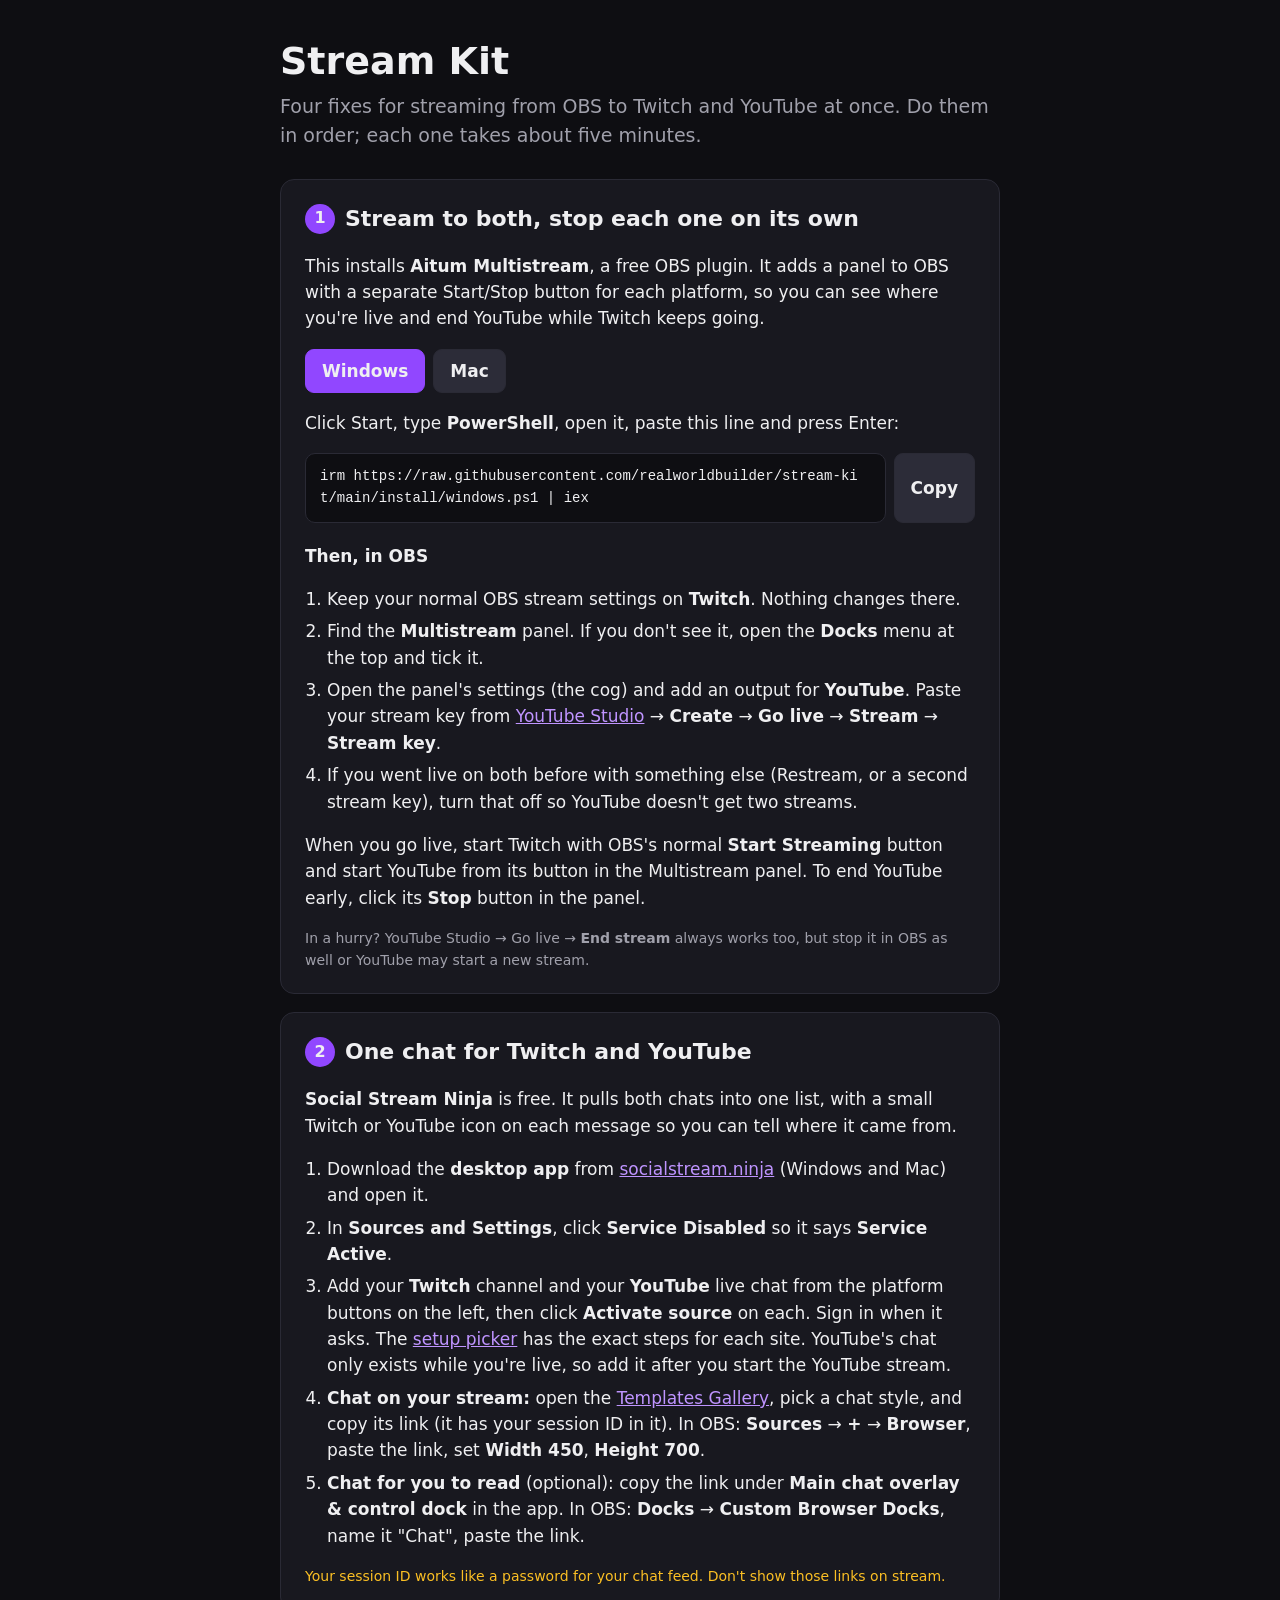
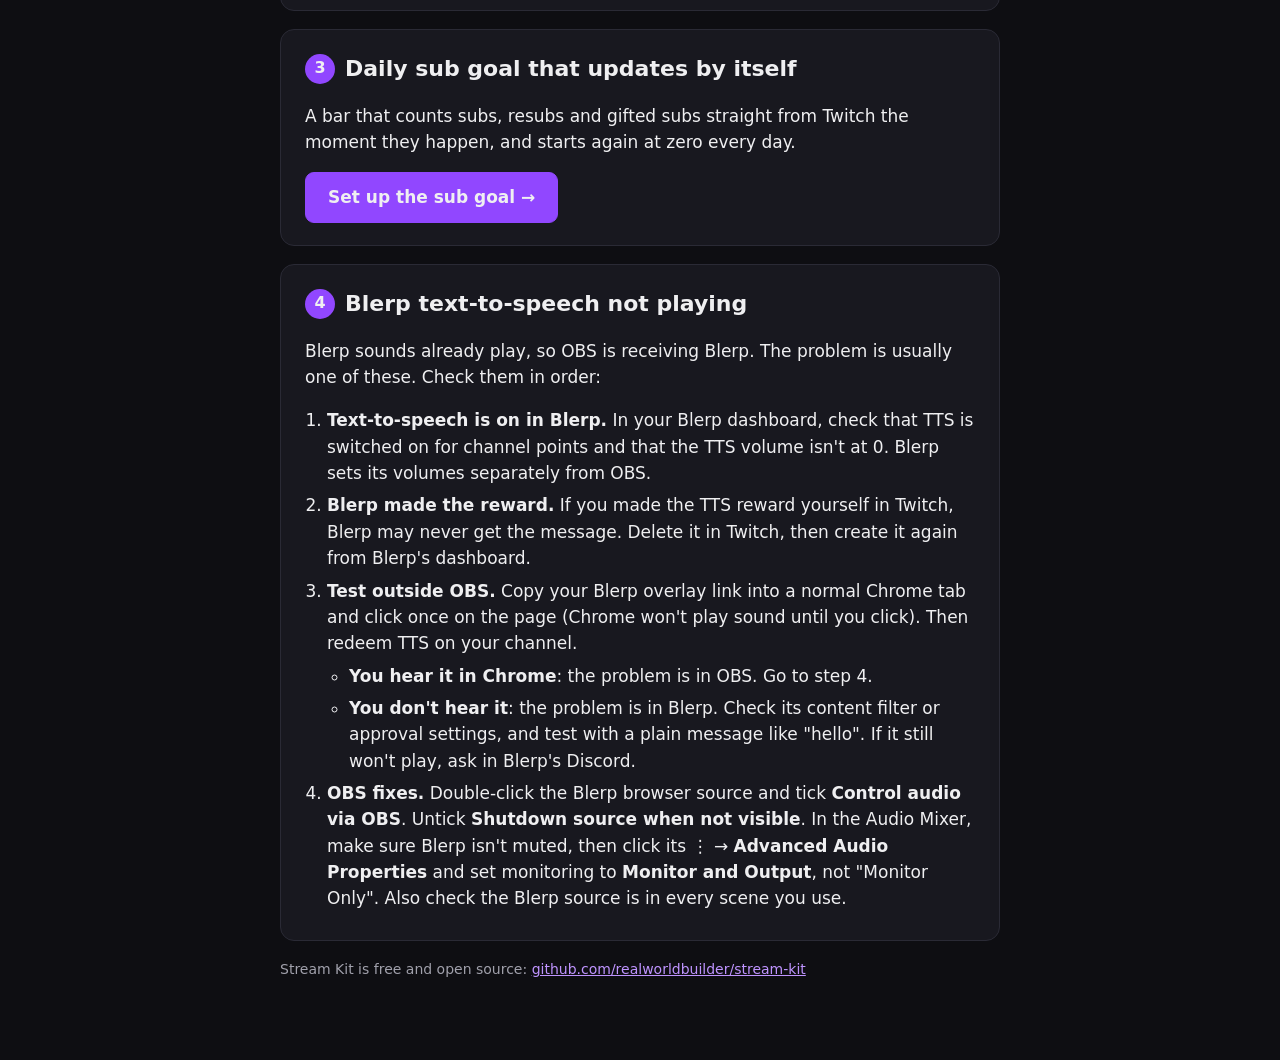
<file: docs/index.html>
<!doctype html>
<html lang="en">
<head>
<meta charset="utf-8">
<title>Stream Kit · OBS multistream, combined chat, daily sub goal</title>
<meta name="viewport" content="width=device-width, initial-scale=1">
<link rel="stylesheet" href="kit.css">
</head>
<body>
<main>
  <h1>Stream Kit</h1>
  <p class="lede">Four fixes for streaming from OBS to Twitch and YouTube at once. Do them in order; each one takes about five minutes.</p>

  <section class="card" id="install">
    <h2><span class="n">1</span> Stream to both, stop each one on its own</h2>
    <p>This installs <b>Aitum Multistream</b>, a free OBS plugin. It adds a panel to OBS with a separate Start/Stop button for each platform, so you can see where you're live and end YouTube while Twitch keeps going.</p>
    <div class="tabs" role="tablist">
      <button role="tab" aria-selected="true" data-os="win">Windows</button>
      <button role="tab" aria-selected="false" data-os="mac">Mac</button>
    </div>
    <div data-panel="win">
      <p>Click Start, type <b>PowerShell</b>, open it, paste this line and press Enter:</p>
      <div class="copyrow"><pre id="cmd-win">irm https://raw.githubusercontent.com/realworldbuilder/stream-kit/main/install/windows.ps1 | iex</pre><button data-copy="cmd-win">Copy</button></div>
    </div>
    <div data-panel="mac" hidden>
      <p>Press <kbd>⌘</kbd> + <kbd>Space</kbd>, type <b>Terminal</b>, open it, paste this line and press Enter:</p>
      <div class="copyrow"><pre id="cmd-mac">curl -fsSL https://raw.githubusercontent.com/realworldbuilder/stream-kit/main/install/mac.sh | bash</pre><button data-copy="cmd-mac">Copy</button></div>
    </div>
    <h3>Then, in OBS</h3>
    <ol>
      <li>Keep your normal OBS stream settings on <b>Twitch</b>. Nothing changes there.</li>
      <li>Find the <b>Multistream</b> panel. If you don't see it, open the <b>Docks</b> menu at the top and tick it.</li>
      <li>Open the panel's settings (the cog) and add an output for <b>YouTube</b>. Paste your stream key from <a href="https://studio.youtube.com" target="_blank">YouTube Studio</a> → <b>Create</b> → <b>Go live</b> → <b>Stream</b> → <b>Stream key</b>.</li>
      <li>If you went live on both before with something else (Restream, or a second stream key), turn that off so YouTube doesn't get two streams.</li>
    </ol>
    <p>When you go live, start Twitch with OBS's normal <b>Start Streaming</b> button and start YouTube from its button in the Multistream panel. To end YouTube early, click its <b>Stop</b> button in the panel.</p>
    <p class="muted small">In a hurry? YouTube Studio → Go live → <b>End stream</b> always works too, but stop it in OBS as well or YouTube may start a new stream.</p>
  </section>

  <section class="card" id="chat">
    <h2><span class="n">2</span> One chat for Twitch and YouTube</h2>
    <p><b>Social Stream Ninja</b> is free. It pulls both chats into one list, with a small Twitch or YouTube icon on each message so you can tell where it came from.</p>
    <ol>
      <li>Download the <b>desktop app</b> from <a href="https://socialstream.ninja" target="_blank">socialstream.ninja</a> (Windows and Mac) and open it.</li>
      <li>In <b>Sources and Settings</b>, click <b>Service Disabled</b> so it says <b>Service Active</b>.</li>
      <li>Add your <b>Twitch</b> channel and your <b>YouTube</b> live chat from the platform buttons on the left, then click <b>Activate source</b> on each. Sign in when it asks. The <a href="https://socialstream.ninja/docs/platform-setup-picker.html" target="_blank">setup picker</a> has the exact steps for each site. YouTube's chat only exists while you're live, so add it after you start the YouTube stream.</li>
      <li><b>Chat on your stream:</b> open the <a href="https://socialstream.ninja/docs/obs-quick-start.html" target="_blank">Templates Gallery</a>, pick a chat style, and copy its link (it has your session ID in it). In OBS: <b>Sources</b> → <b>+</b> → <b>Browser</b>, paste the link, set <b>Width 450</b>, <b>Height 700</b>.</li>
      <li><b>Chat for you to read</b> (optional): copy the link under <b>Main chat overlay &amp; control dock</b> in the app. In OBS: <b>Docks</b> → <b>Custom Browser Docks</b>, name it "Chat", paste the link.</li>
    </ol>
    <p class="warn small">Your session ID works like a password for your chat feed. Don't show those links on stream.</p>
  </section>

  <section class="card" id="goal">
    <h2><span class="n">3</span> Daily sub goal that updates by itself</h2>
    <p>A bar that counts subs, resubs and gifted subs straight from Twitch the moment they happen, and starts again at zero every day.</p>
    <p><a href="goal-setup.html"><button class="primary">Set up the sub goal →</button></a></p>
  </section>

  <section class="card" id="blerp">
    <h2><span class="n">4</span> Blerp text-to-speech not playing</h2>
    <p>Blerp sounds already play, so OBS is receiving Blerp. The problem is usually one of these. Check them in order:</p>
    <ol>
      <li><b>Text-to-speech is on in Blerp.</b> In your Blerp dashboard, check that TTS is switched on for channel points and that the TTS volume isn't at 0. Blerp sets its volumes separately from OBS.</li>
      <li><b>Blerp made the reward.</b> If you made the TTS reward yourself in Twitch, Blerp may never get the message. Delete it in Twitch, then create it again from Blerp's dashboard.</li>
      <li><b>Test outside OBS.</b> Copy your Blerp overlay link into a normal Chrome tab and click once on the page (Chrome won't play sound until you click). Then redeem TTS on your channel.
        <ul>
          <li><b>You hear it in Chrome</b>: the problem is in OBS. Go to step 4.</li>
          <li><b>You don't hear it</b>: the problem is in Blerp. Check its content filter or approval settings, and test with a plain message like "hello". If it still won't play, ask in Blerp's Discord.</li>
        </ul></li>
      <li><b>OBS fixes.</b> Double-click the Blerp browser source and tick <b>Control audio via OBS</b>. Untick <b>Shutdown source when not visible</b>. In the Audio Mixer, make sure Blerp isn't muted, then click its ⋮ → <b>Advanced Audio Properties</b> and set monitoring to <b>Monitor and Output</b>, not "Monitor Only". Also check the Blerp source is in every scene you use.</li>
    </ol>
  </section>

  <p class="muted small">Stream Kit is free and open source: <a href="https://github.com/realworldbuilder/stream-kit">github.com/realworldbuilder/stream-kit</a></p>
</main>
<script>
  document.querySelectorAll("[data-copy]").forEach((b) => b.onclick = async () => {
    await navigator.clipboard.writeText(document.getElementById(b.dataset.copy).textContent);
    b.textContent = "Copied"; setTimeout(() => (b.textContent = "Copy"), 2000);
  });
  const pick = (os) => {
    document.querySelectorAll("[data-os]").forEach((t) => t.setAttribute("aria-selected", t.dataset.os === os));
    document.querySelectorAll("[data-panel]").forEach((p) => (p.hidden = p.dataset.panel !== os));
  };
  document.querySelectorAll("[data-os]").forEach((t) => t.onclick = () => pick(t.dataset.os));
  if (/Mac/i.test(navigator.platform || navigator.userAgent)) pick("mac");
</script>
</body>
</html>
</file>
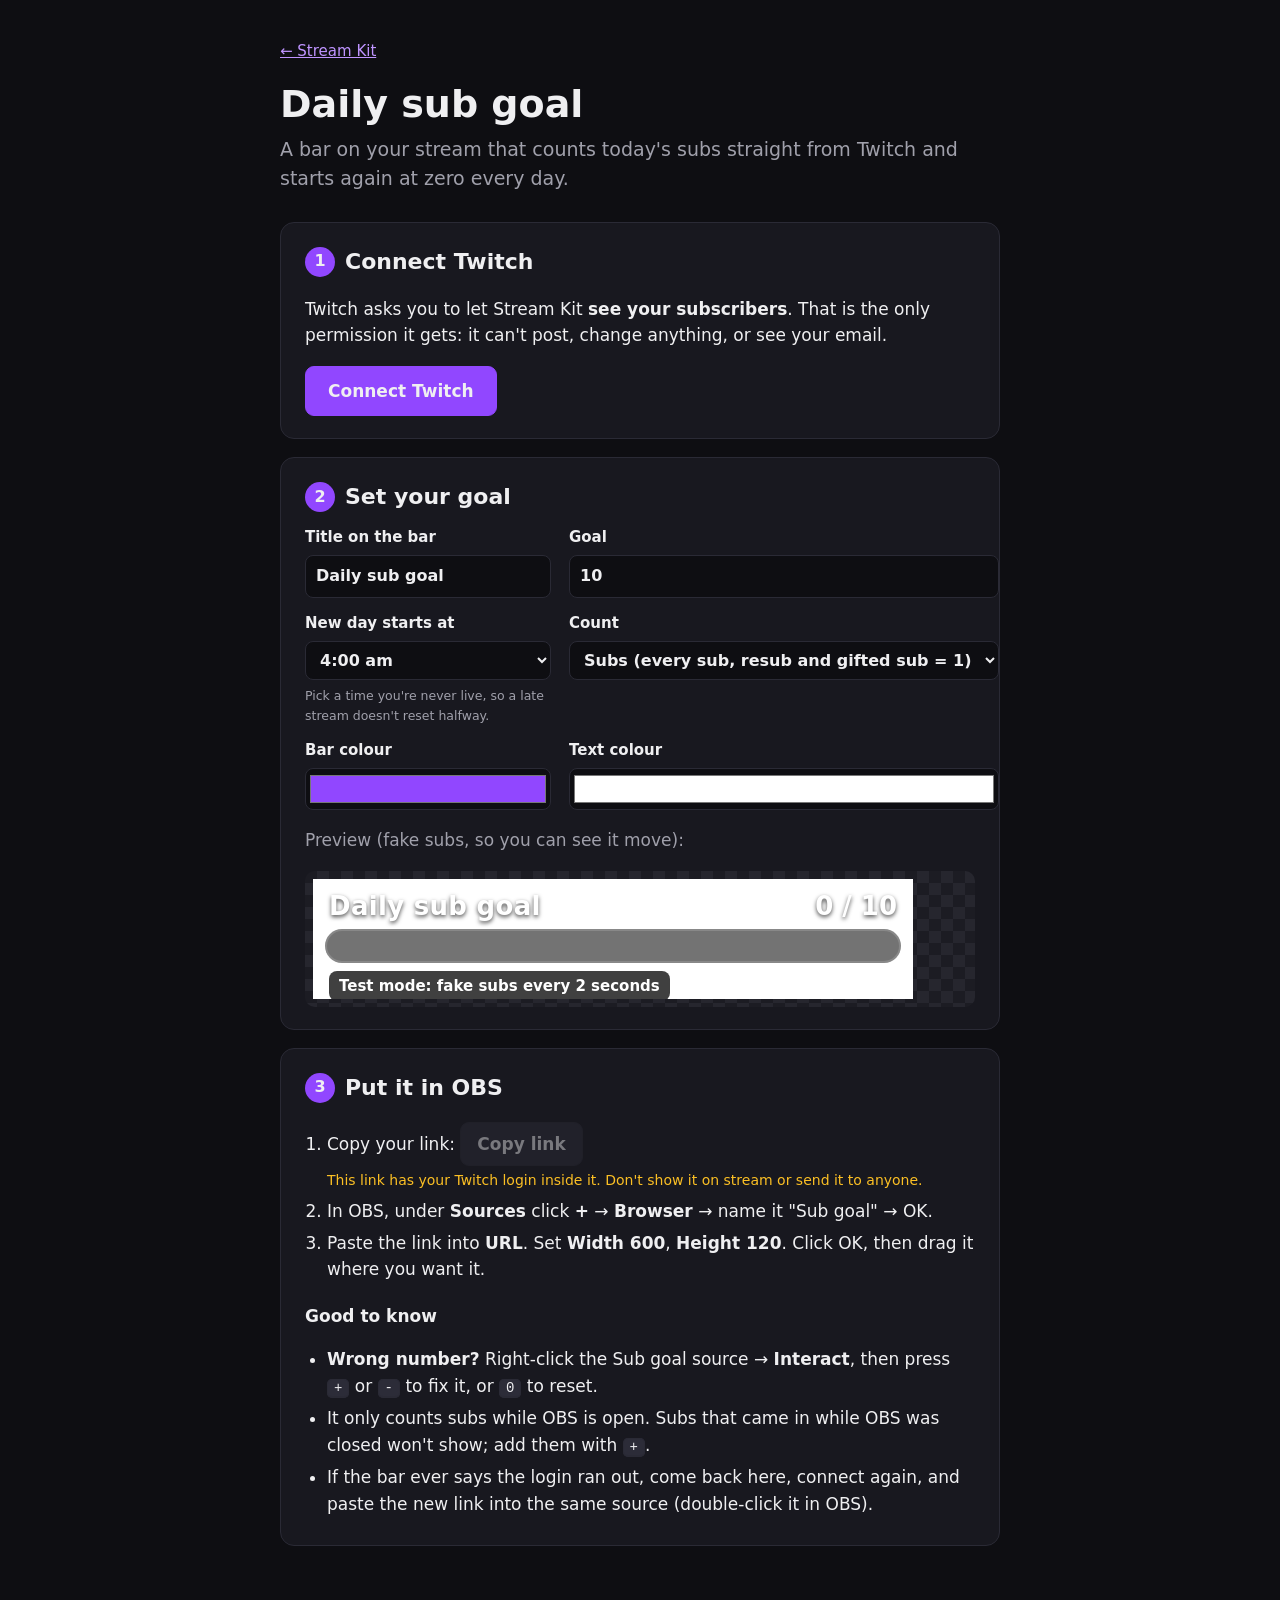
<file: docs/goal-setup.html>
<!doctype html>
<html lang="en">
<head>
<meta charset="utf-8">
<title>Daily sub goal setup · Stream Kit</title>
<meta name="viewport" content="width=device-width, initial-scale=1">
<link rel="stylesheet" href="kit.css">
<script src="config.js?v=2"></script>
</head>
<body>
<main>
  <p class="back"><a href="./">← Stream Kit</a></p>
  <h1>Daily sub goal</h1>
  <p class="lede">A bar on your stream that counts today's subs straight from Twitch and starts again at zero every day.</p>

  <section class="card" id="step-login">
    <h2><span class="n">1</span> Connect Twitch</h2>
    <p>Twitch asks you to let Stream Kit <b>see your subscribers</b>. That is the only permission it gets: it can't post, change anything, or see your email.</p>
    <div id="not-configured" hidden>
      <p class="warn">This kit doesn't have a Twitch app yet. You can make your own in 2 minutes:</p>
      <ol class="small">
        <li>Go to <a href="https://dev.twitch.tv/console/apps" target="_blank">dev.twitch.tv/console/apps</a>, log in with your Twitch, and click <b>Register Your Application</b>. Twitch may ask you to turn on two-factor login first.</li>
        <li>Name: <code>Stream Kit</code> plus your name (it has to be unique). OAuth Redirect URL: <code id="redir"></code>. Category: <b>Broadcasting Suite</b>. Client Type: <b>Confidential</b>. Then click <b>Create</b>.</li>
        <li>Click <b>Manage</b>, copy the <b>Client ID</b> (not the secret), and paste it here:</li>
      </ol>
      <p><input id="own-id" placeholder="Client ID" style="width:100%" autocomplete="off" spellcheck="false"></p>
    </div>
    <button id="login" class="primary">Connect Twitch</button>
    <p id="who" class="ok" hidden></p>
  </section>

  <section class="card" id="step-style">
    <h2><span class="n">2</span> Set your goal</h2>
    <div class="grid">
      <label>Title on the bar <input id="label" value="Daily sub goal"></label>
      <label>Goal <input id="goal" type="number" min="1" value="10"></label>
      <label>New day starts at
        <select id="reset"></select>
        <small>Pick a time you're never live, so a late stream doesn't reset halfway.</small>
      </label>
      <label>Count
        <select id="mode">
          <option value="subs">Subs (every sub, resub and gifted sub = 1)</option>
          <option value="points">Sub points (Tier 2 = 2, Tier 3 = 6)</option>
        </select>
      </label>
      <label>Bar colour <input id="accent" type="color" value="#9147ff"></label>
      <label>Text colour <input id="text" type="color" value="#ffffff"></label>
    </div>
    <p class="muted">Preview (fake subs, so you can see it move):</p>
    <div class="preview"><iframe id="preview" title="preview"></iframe></div>
  </section>

  <section class="card" id="step-obs">
    <h2><span class="n">3</span> Put it in OBS</h2>
    <ol>
      <li>Copy your link: <button id="copy" disabled>Copy link</button> <span id="copied" class="ok" hidden>Copied</span>
        <p class="warn small">This link has your Twitch login inside it. Don't show it on stream or send it to anyone.</p></li>
      <li>In OBS, under <b>Sources</b> click <b>+</b> → <b>Browser</b> → name it "Sub goal" → OK.</li>
      <li>Paste the link into <b>URL</b>. Set <b>Width 600</b>, <b>Height 120</b>. Click OK, then drag it where you want it.</li>
    </ol>
    <h3>Good to know</h3>
    <ul>
      <li><b>Wrong number?</b> Right-click the Sub goal source → <b>Interact</b>, then press <kbd>+</kbd> or <kbd>-</kbd> to fix it, or <kbd>0</kbd> to reset.</li>
      <li>It only counts subs while OBS is open. Subs that came in while OBS was closed won't show; add them with <kbd>+</kbd>.</li>
      <li>If the bar ever says the login ran out, come back here, connect again, and paste the new link into the same source (double-click it in OBS).</li>
    </ul>
  </section>
</main>
<script>
(() => {
  const $ = (id) => document.getElementById(id);
  const configured = (window.STREAMKIT && window.STREAMKIT.twitchClientId) || "";
  let clientId = configured || localStorage.getItem("streamkit-client-id") || "";
  const redirect = location.origin + location.pathname;
  let token = sessionStorage.getItem("streamkit-token") || "";

  for (let h = 0; h < 24; h++) {
    const o = document.createElement("option");
    o.value = h;
    o.textContent = (h % 12 || 12) + ":00 " + (h < 12 ? "am" : "pm");
    if (h === 4) o.selected = true;
    $("reset").appendChild(o);
  }

  if (!configured) {
    $("not-configured").hidden = false;
    $("redir").textContent = redirect;
    $("own-id").value = clientId;
    $("login").disabled = !clientId;
    $("own-id").addEventListener("input", () => {
      clientId = $("own-id").value.trim();
      localStorage.setItem("streamkit-client-id", clientId);
      $("login").disabled = !/^[a-z0-9]{20,40}$/i.test(clientId);
    });
  }

  // Coming back from Twitch: the token is in the part after "#".
  const back = new URLSearchParams(location.hash.slice(1));
  if (back.get("access_token")) {
    if (back.get("state") === sessionStorage.getItem("streamkit-state")) {
      token = back.get("access_token");
      sessionStorage.setItem("streamkit-token", token);
    }
    history.replaceState(null, "", location.pathname);
  } else if (back.get("error")) {
    history.replaceState(null, "", location.pathname);
    $("who").hidden = false; $("who").className = "warn";
    $("who").textContent = "Twitch didn't connect (" + (back.get("error_description") || back.get("error")) + "). Try again.";
  }

  $("login").onclick = () => {
    const state = crypto.getRandomValues(new Uint32Array(4)).join("-");
    sessionStorage.setItem("streamkit-state", state);
    const q = new URLSearchParams({
      response_type: "token", client_id: clientId, redirect_uri: redirect,
      scope: "channel:read:subscriptions", state, force_verify: "true",
    });
    location.href = "https://id.twitch.tv/oauth2/authorize?" + q;
  };

  async function check() {
    if (!token) return;
    const r = await fetch("https://id.twitch.tv/oauth2/validate", { headers: { Authorization: "OAuth " + token } });
    if (!r.ok) { token = ""; sessionStorage.removeItem("streamkit-token"); return; }
    const info = await r.json();
    const days = info.expires_in ? Math.round(info.expires_in / 86400) : null;
    $("who").hidden = false; $("who").className = "ok";
    $("who").textContent = "Connected as " + info.login + (days ? ". This login lasts about " + days + " days." : ".");
    $("login").textContent = "Connect again";
    $("copy").disabled = false;
  }

  function params(test) {
    const q = new URLSearchParams({
      label: $("label").value.trim() || "Daily sub goal",
      goal: String(Math.max(1, parseInt($("goal").value, 10) || 10)),
      reset: $("reset").value,
      mode: $("mode").value,
      accent: $("accent").value.slice(1),
      text: $("text").value.slice(1),
    });
    if (test) q.set("test", "1"); else q.set("token", token);
    return q.toString();
  }
  const base = new URL("goal.html", location.href).href;

  let t, v = 0;
  function refreshPreview() {
    clearTimeout(t);
    t = setTimeout(() => { $("preview").src = base + "?v=" + (++v) + "#" + params(true); }, 250);
  }
  ["label", "goal", "reset", "mode", "accent", "text"].forEach((id) => $(id).addEventListener("input", refreshPreview));
  refreshPreview();

  $("copy").onclick = async () => {
    await navigator.clipboard.writeText(base + "#" + params(false));
    $("copied").hidden = false; setTimeout(() => ($("copied").hidden = true), 2000);
  };

  check();
})();
</script>
</body>
</html>
</file>
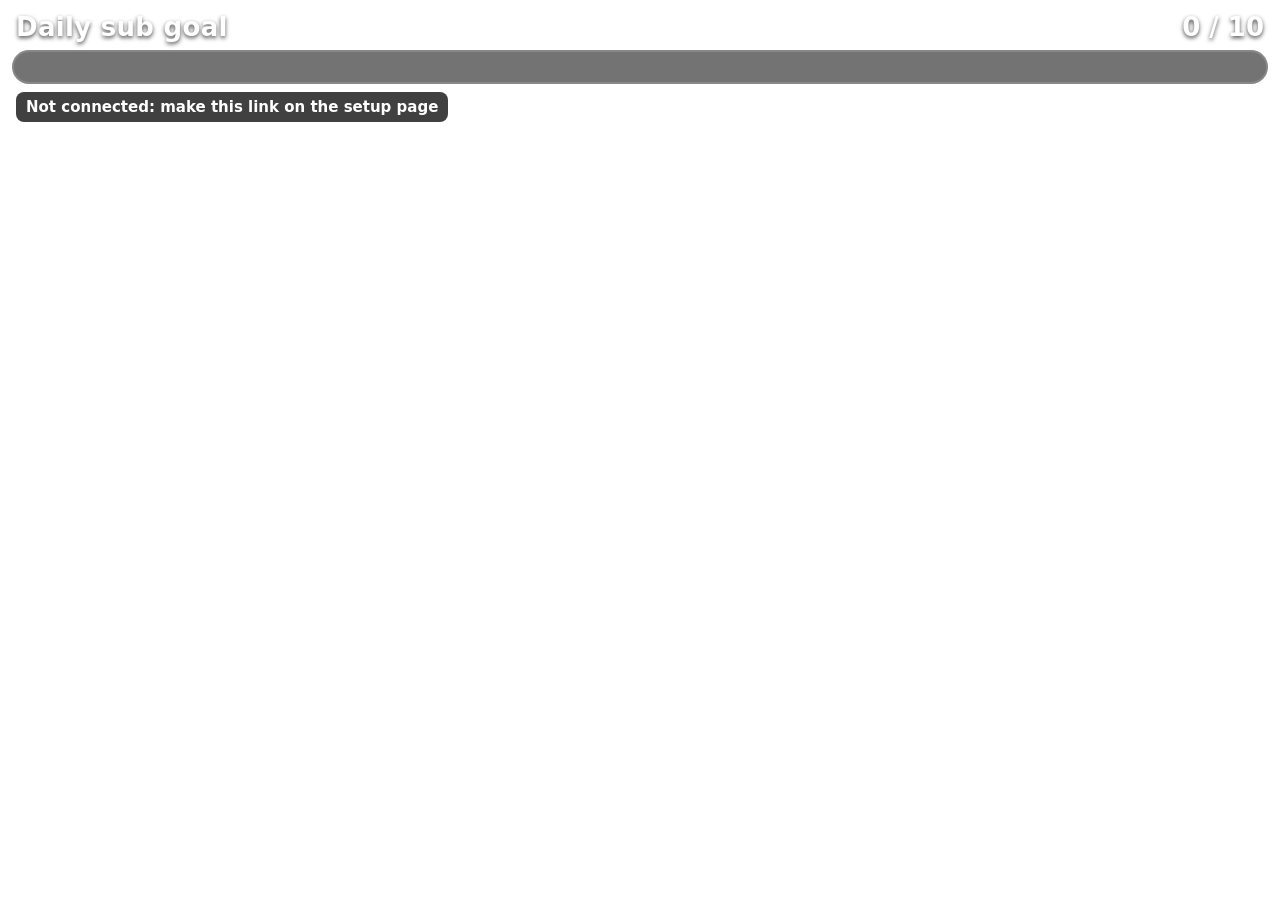
<file: docs/goal.html>
<!doctype html>
<html lang="en">
<head>
<meta charset="utf-8">
<title>Daily sub goal</title>
<meta name="viewport" content="width=device-width, initial-scale=1">
<style>
  :root {
    --accent: #9147ff;
    --text: #ffffff;
    --track: rgba(0, 0, 0, 0.55);
    color-scheme: light dark;
    --font: "Segoe UI", system-ui, -apple-system, Helvetica, Arial, sans-serif;
  }
  html, body { margin: 0; background: transparent; overflow: hidden; }
  body { font-family: var(--font); color: var(--text); padding: 12px; box-sizing: border-box; }
  .goal { width: 100%; }
  .row { display: flex; justify-content: space-between; align-items: baseline; margin: 0 4px 8px; text-shadow: 0 2px 4px rgba(0,0,0,.7); }
  .label { font-size: 26px; font-weight: 700; letter-spacing: .3px; }
  .count { font-size: 26px; font-weight: 800; font-variant-numeric: tabular-nums; }
  .track { position: relative; height: 34px; border-radius: 17px; background: var(--track); overflow: hidden; box-shadow: inset 0 0 0 2px rgba(255,255,255,.15); }
  .fill { position: absolute; inset: 0 auto 0 0; width: 0%; border-radius: 17px; background: var(--accent);
          transition: width .8s cubic-bezier(.2,.9,.3,1.2); }
  .fill::after { content: ""; position: absolute; inset: 0; border-radius: inherit;
                 background: linear-gradient(180deg, rgba(255,255,255,.35), rgba(255,255,255,0) 60%); }
  .bump .count { animation: bump .6s ease; }
  @keyframes bump { 30% { transform: scale(1.35); } 100% { transform: scale(1); } }
  .done .track { animation: glow 1.6s ease-in-out infinite; }
  @keyframes glow { 50% { box-shadow: inset 0 0 0 2px rgba(255,255,255,.15), 0 0 22px var(--accent); } }
  .notice { margin: 8px 4px 0; font-size: 15px; font-weight: 600; background: rgba(0,0,0,.75); padding: 6px 10px; border-radius: 8px; display: none; }
  .notice.show { display: inline-block; }
</style>
</head>
<body>
<div class="goal" id="goal">
  <div class="row"><span class="label" id="label">Daily sub goal</span><span class="count" id="count">0 / 10</span></div>
  <div class="track"><div class="fill" id="fill"></div></div>
  <div class="notice" id="notice"></div>
</div>
<script>
(() => {
  // Settings come from the part of the link after "#", so they never reach a server.
  const p = new URLSearchParams(location.hash.slice(1));
  const cfg = {
    token: p.get("token") || "",
    goal: Math.max(1, parseInt(p.get("goal") || "10", 10)),
    label: p.get("label") || "Daily sub goal",
    reset: Math.min(23, Math.max(0, parseInt(p.get("reset") || "4", 10))), // hour the day rolls over
    mode: p.get("mode") === "points" ? "points" : "subs",
    test: p.get("test") === "1",
  };
  if (p.get("accent")) document.documentElement.style.setProperty("--accent", "#" + p.get("accent").replace("#", ""));
  if (p.get("text")) document.documentElement.style.setProperty("--text", "#" + p.get("text").replace("#", ""));
  if (p.get("track")) document.documentElement.style.setProperty("--track", "#" + p.get("track").replace("#", ""));

  const $ = (id) => document.getElementById(id);
  $("label").textContent = cfg.label;

  // ---- daily count, kept in the browser source's own storage so a refresh keeps it ----
  let userId = cfg.test ? "test" : "";
  function dayKey() {
    const d = new Date(Date.now() - cfg.reset * 3600 * 1000);
    return d.getFullYear() + "-" + String(d.getMonth() + 1).padStart(2, "0") + "-" + String(d.getDate()).padStart(2, "0");
  }
  const storeKey = () => "streamkit-goal:" + userId + ":" + cfg.mode + ":" + dayKey();
  let day = dayKey();
  let count = 0;
  function load() {
    if (cfg.test) { count = 0; return; }
    count = parseInt(localStorage.getItem(storeKey()) || "0", 10) || 0;
  }
  function save() { if (!cfg.test && userId) localStorage.setItem(storeKey(), String(count)); }

  function render(bumped) {
    $("count").textContent = count + " / " + cfg.goal;
    $("fill").style.width = Math.min(100, (count / cfg.goal) * 100) + "%";
    $("goal").classList.toggle("done", count >= cfg.goal);
    if (bumped) {
      $("goal").classList.remove("bump"); void $("goal").offsetWidth; $("goal").classList.add("bump");
    }
  }
  function add(n) { count = Math.max(0, count + n); save(); render(n > 0); }

  function notice(msg) { $("notice").textContent = msg; $("notice").classList.toggle("show", !!msg); }

  // New day: start from zero without reloading.
  setInterval(() => { if (dayKey() !== day) { day = dayKey(); load(); render(false); } }, 30000);

  // Fix the number by hand: right-click the source in OBS, Interact, then press + or -.
  addEventListener("keydown", (e) => {
    if (e.key === "+" || e.key === "=" || e.key === "ArrowUp") add(1);
    if (e.key === "-" || e.key === "_" || e.key === "ArrowDown") add(-1);
    if (e.key === "0") { count = 0; save(); render(false); }
  });

  const TIER_POINTS = { "1000": 1, "2000": 2, "3000": 6 };
  const worth = (tier) => cfg.mode === "points" ? (TIER_POINTS[tier] || 1) : 1;

  if (cfg.test) {
    load(); render(false);
    notice("Test mode: fake subs every 2 seconds");
    setInterval(() => add(worth(["1000", "1000", "1000", "2000", "3000"][Math.floor(Math.random() * 5)])), 2000);
    return;
  }
  if (!cfg.token) { render(false); notice("Not connected: make this link on the setup page"); return; }

  // ---- Twitch ----
  let clientId = "";
  const seen = new Set();

  async function validate() {
    const r = await fetch("https://id.twitch.tv/oauth2/validate", { headers: { Authorization: "OAuth " + cfg.token } });
    if (r.status === 401) throw new Error("expired");
    if (!r.ok) throw new Error("validate " + r.status);
    return r.json();
  }

  async function subscribe(sessionId, type) {
    const r = await fetch("https://api.twitch.tv/helix/eventsub/subscriptions", {
      method: "POST",
      headers: { Authorization: "Bearer " + cfg.token, "Client-Id": clientId, "Content-Type": "application/json" },
      body: JSON.stringify({
        type, version: "1",
        condition: { broadcaster_user_id: userId },
        transport: { method: "websocket", session_id: sessionId },
      }),
    });
    if (!r.ok) throw new Error(type + " " + r.status + " " + (await r.text()));
  }

  let ws = null, keepaliveTimer = null, retry = 0;

  function connect(url, isReconnect) {
    const sock = new WebSocket(url || "wss://eventsub.wss.twitch.tv/ws");
    let kaSecs = 30;
    const armKeepalive = () => {
      clearTimeout(keepaliveTimer);
      keepaliveTimer = setTimeout(() => sock.close(), (kaSecs + 10) * 1000);
    };
    sock.onmessage = async (ev) => {
      const msg = JSON.parse(ev.data);
      const type = msg.metadata.message_type;
      armKeepalive();
      if (type === "session_welcome") {
        const old = ws;
        ws = sock; retry = 0;
        kaSecs = msg.payload.session.keepalive_timeout_seconds || 30;
        armKeepalive();
        if (isReconnect && old) { old.onclose = null; old.close(); return; } // subscriptions carry over
        try {
          await subscribe(msg.payload.session.id, "channel.subscribe");             // new subs + each gifted sub
          await subscribe(msg.payload.session.id, "channel.subscription.message");  // resubs
          notice("");
        } catch (err) {
          console.error(err);
          notice("Twitch said no to the sub listener. Reconnect on the setup page.");
        }
      } else if (type === "session_reconnect") {
        connect(msg.payload.session.reconnect_url, true);
      } else if (type === "notification") {
        const id = msg.metadata.message_id;
        if (seen.has(id)) return;
        seen.add(id);
        if (seen.size > 500) seen.delete(seen.values().next().value);
        add(worth(msg.payload.event.tier));
      } else if (type === "revocation") {
        notice("Twitch login was revoked. Reconnect on the setup page.");
      }
    };
    sock.onclose = () => {
      if (ws !== sock && ws) return;
      clearTimeout(keepaliveTimer);
      ws = null;
      const wait = Math.min(60, 2 ** retry++) * 1000;
      setTimeout(() => start(), wait);
    };
  }

  async function start() {
    try {
      const info = await validate();
      clientId = info.client_id;
      if (userId !== info.user_id) { userId = info.user_id; load(); render(false); }
      if (!(info.scopes || []).includes("channel:read:subscriptions")) {
        notice("This login can't see subs. Reconnect on the setup page."); return;
      }
      if (info.expires_in && info.expires_in < 3 * 86400) {
        notice("Twitch login runs out in " + Math.max(1, Math.round(info.expires_in / 86400)) + " day(s). Reconnect on the setup page.");
      }
      connect();
    } catch (err) {
      if (err.message === "expired") { render(false); notice("Twitch login ran out. Reconnect on the setup page and paste the new link into OBS."); return; }
      console.error(err);
      setTimeout(start, Math.min(60, 2 ** retry++) * 1000);
    }
  }

  render(false);
  start();
})();
</script>
</body>
</html>
</file>
<file: docs/kit.css>
:root {
  --bg: #0e0e12; --card: #18181f; --line: #2a2a35; --text: #efeff1; --muted: #a0a0ab;
  --accent: #9147ff; --ok: #4ade80; --warn: #fbbf24;
  color-scheme: dark;
}
* { box-sizing: border-box; }
body { margin: 0; background: var(--bg); color: var(--text);
       font: 17px/1.55 "Segoe UI", system-ui, -apple-system, Helvetica, Arial, sans-serif; }
main { max-width: 760px; margin: 0 auto; padding: 40px 20px 80px; }
h1 { font-size: 38px; line-height: 1.15; margin: 0 0 8px; }
h2 { font-size: 22px; margin: 0 0 12px; display: flex; align-items: center; gap: 10px; }
h3 { font-size: 17px; margin: 20px 0 6px; }
a { color: #bf94ff; }
.lede { color: var(--muted); font-size: 19px; margin: 0 0 28px; }
.back { margin: 0 0 20px; font-size: 15px; }
.card { background: var(--card); border: 1px solid var(--line); border-radius: 14px; padding: 22px 24px; margin: 0 0 18px; }
.card p:last-child, .card ol:last-child, .card ul:last-child { margin-bottom: 0; }
.n { display: inline-grid; place-items: center; width: 30px; height: 30px; border-radius: 50%;
     background: var(--accent); font-size: 16px; flex: none; }
ol, ul { padding-left: 22px; }
li { margin: 6px 0; }
button { font: inherit; font-weight: 600; color: var(--text); background: #2c2c38; border: 1px solid var(--line);
         border-radius: 9px; padding: 8px 16px; cursor: pointer; }
button:hover:not(:disabled) { background: #383846; }
button.primary { background: var(--accent); border-color: var(--accent); padding: 11px 22px; }
button.primary:hover:not(:disabled) { background: #a370ff; }
button:disabled { opacity: .45; cursor: not-allowed; }
.grid { display: grid; grid-template-columns: 1fr 1fr; gap: 14px 18px; margin-bottom: 16px; }
@media (max-width: 600px) { .grid { grid-template-columns: 1fr; } }
label { display: flex; flex-direction: column; gap: 6px; font-size: 15px; font-weight: 600; }
label small { font-weight: 400; color: var(--muted); }
input, select { font: inherit; font-size: 16px; color: var(--text); background: #0e0e12; border: 1px solid var(--line);
                border-radius: 8px; padding: 8px 10px; }
input[type=color] { padding: 2px; height: 42px; width: 100%; }
.preview { background: repeating-conic-gradient(#26262e 0 25%, #1c1c23 0 50%) 0 0 / 24px 24px; border-radius: 10px; padding: 8px; }
.preview iframe { width: 100%; max-width: 600px; height: 120px; border: 0; display: block; }
.muted { color: var(--muted); }
.ok { color: var(--ok); font-weight: 600; }
.warn { color: var(--warn); }
.small { font-size: 14px; margin: 4px 0 0; }
kbd { background: #2c2c38; border: 1px solid var(--line); border-bottom-width: 2px; border-radius: 5px; padding: 0 6px; font-size: 14px; }
code { background: #0e0e12; border: 1px solid var(--line); border-radius: 6px; padding: 1px 6px; font-size: 14px; word-break: break-all; }
pre { background: #0e0e12; border: 1px solid var(--line); border-radius: 10px; padding: 12px 14px; overflow-x: auto; font-size: 14px; margin: 8px 0; }
.copyrow { display: flex; gap: 8px; align-items: stretch; }
.copyrow pre { flex: 1; margin: 0; white-space: pre-wrap; word-break: break-all; }
.tabs { display: flex; gap: 8px; margin: 0 0 10px; }
.tabs button[aria-selected=true] { background: var(--accent); border-color: var(--accent); }
</file>
